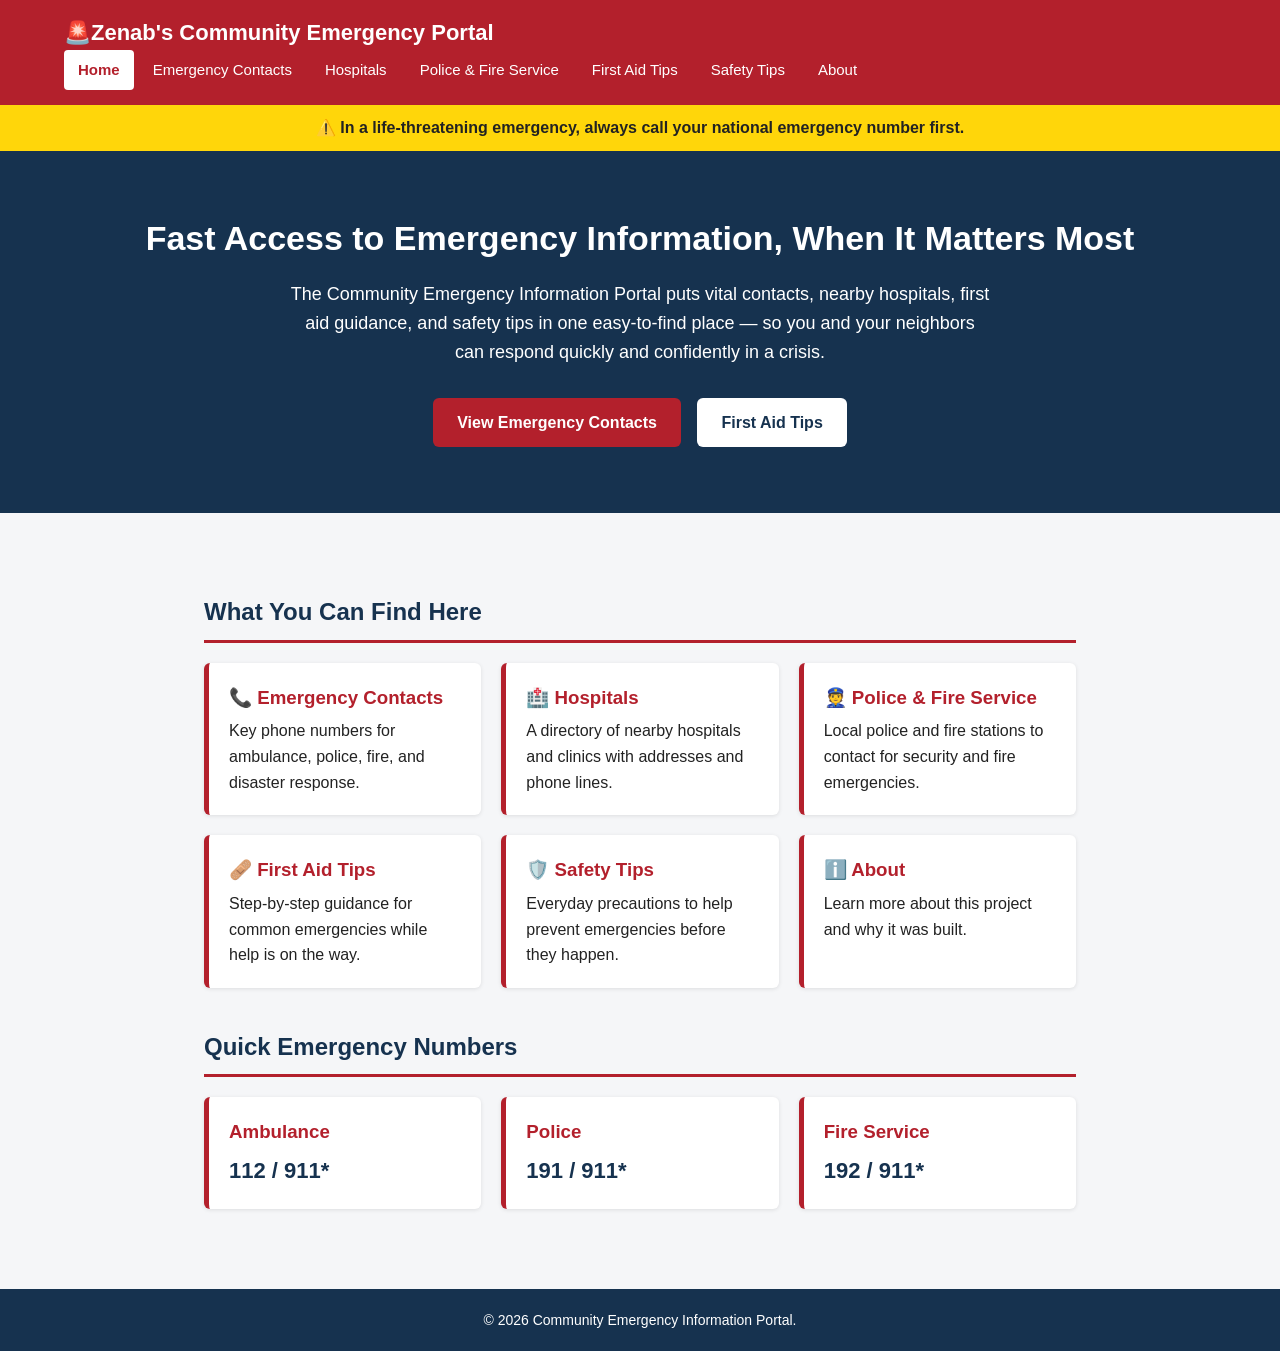
<file: index.html>
<!DOCTYPE html>
<html lang="en">
<head>
  <meta charset="UTF-8">
  <meta name="viewport" content="width=device-width, initial-scale=1.0">
  <title>Zenab's Home | Community Emergency Information Portal</title>
  <link rel="stylesheet" href="style.css">
</head>
<body>

  <header>
    <div class="logo">🚨Zenab's Community Emergency Portal</div>
    <nav>
      <ul>
        <li><a href="index.html" class="active">Home</a></li>
        <li><a href="emergency-contacts.html">Emergency Contacts</a></li>
        <li><a href="hospitals.html">Hospitals</a></li>
        <li><a href="police-fire.html">Police &amp; Fire Service</a></li>
        <li><a href="first-aid.html">First Aid Tips</a></li>
        <li><a href="safety-tips.html">Safety Tips</a></li>
        <li><a href="about.html">About</a></li>
      </ul>
    </nav>
  </header>

  <div class="alert-banner">
    ⚠️ In a life-threatening emergency, always call your national emergency number first.
  </div>

  <section class="hero">
    <h1>Fast Access to Emergency Information, When It Matters Most</h1>
    <p>
      The Community Emergency Information Portal puts vital contacts, nearby hospitals,
      first aid guidance, and safety tips in one easy-to-find place — so you and your
      neighbors can respond quickly and confidently in a crisis.
    </p>
    <a href="emergency-contacts.html" class="btn">View Emergency Contacts</a>
    <a href="first-aid.html" class="btn secondary">First Aid Tips</a>
  </section>

  <main>
    <section>
      <h2>What You Can Find Here</h2>
      <div class="card-grid">
        <div class="card">
          <h3>📞 Emergency Contacts</h3>
          <p>Key phone numbers for ambulance, police, fire, and disaster response.</p>
        </div>
        <div class="card">
          <h3>🏥 Hospitals</h3>
          <p>A directory of nearby hospitals and clinics with addresses and phone lines.</p>
        </div>
        <div class="card">
          <h3>👮 Police &amp; Fire Service</h3>
          <p>Local police and fire stations to contact for security and fire emergencies.</p>
        </div>
        <div class="card">
          <h3>🩹 First Aid Tips</h3>
          <p>Step-by-step guidance for common emergencies while help is on the way.</p>
        </div>
        <div class="card">
          <h3>🛡️ Safety Tips</h3>
          <p>Everyday precautions to help prevent emergencies before they happen.</p>
        </div>
        <div class="card">
          <h3>ℹ️ About</h3>
          <p>Learn more about this project and why it was built.</p>
        </div>
      </div>
    </section>

    <section>
      <h2>Quick Emergency Numbers</h2>
      <div class="card-grid">
        <div class="card">
          <h3>Ambulance</h3>
          <p class="number">112 / 911*</p>
        </div>
        <div class="card">
          <h3>Police</h3>
          <p class="number">191 / 911*</p>
        </div>
        <div class="card">
          <h3>Fire Service</h3>
          <p class="number">192 / 911*</p>
        </div>
      </div>
      
    </section>
  </main>

  <footer>
    <p>&copy; 2026 Community Emergency Information Portal.</p>
  </footer>

</body>
</html>
</file>
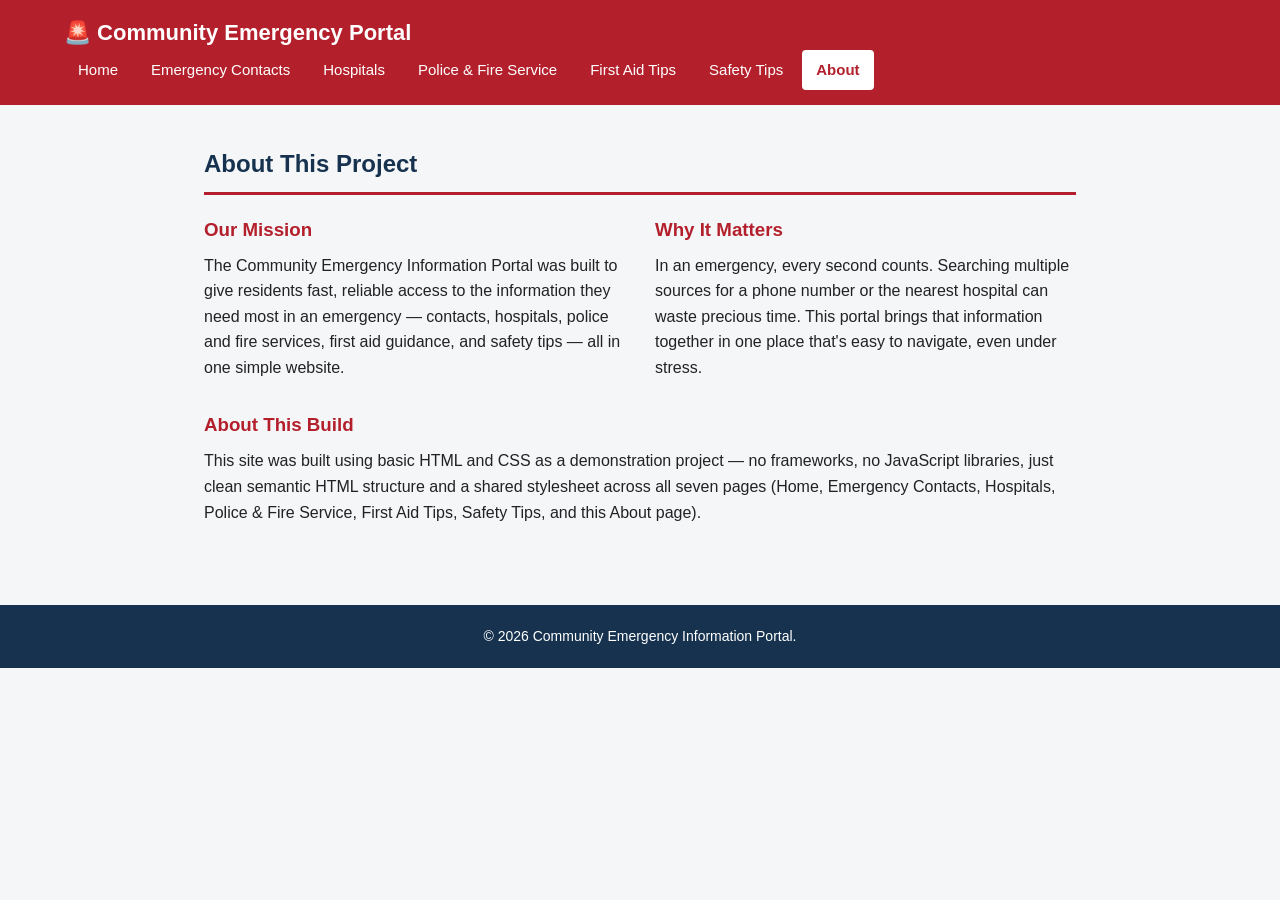
<file: about.html>
<!DOCTYPE html>
<html lang="en">
<head>
  <meta charset="UTF-8">
  <meta name="viewport" content="width=device-width, initial-scale=1.0">
  <title>About | Community Emergency Information Portal</title>
  <link rel="stylesheet" href="style.css">
</head>
<body>

  <header>
    <div class="logo">🚨 Community Emergency Portal</div>
    <nav>
      <ul>
        <li><a href="index.html">Home</a></li>
        <li><a href="emergency-contacts.html">Emergency Contacts</a></li>
        <li><a href="hospitals.html">Hospitals</a></li>
        <li><a href="police-fire.html">Police &amp; Fire Service</a></li>
        <li><a href="first-aid.html">First Aid Tips</a></li>
        <li><a href="safety-tips.html">Safety Tips</a></li>
        <li><a href="about.html" class="active">About</a></li>
      </ul>
    </nav>
  </header>

  <main>
    <section>
      <h2>About This Project</h2>
      <div class="about-grid">
        <div>
          <h3>Our Mission</h3>
          <p>
            The Community Emergency Information Portal was built to give residents fast,
            reliable access to the information they need most in an emergency — contacts,
            hospitals, police and fire services, first aid guidance, and safety tips —
            all in one simple website.
          </p>
        </div>
        <div>
          <h3>Why It Matters</h3>
          <p>
            In an emergency, every second counts. Searching multiple sources for a phone
            number or the nearest hospital can waste precious time. This portal brings
            that information together in one place that's easy to navigate, even under
            stress.
          </p>
        </div>
      </div>

      <h3 style="margin-top:30px;">About This Build</h3>
      <p>
        This site was built using basic HTML and CSS as a demonstration project — no
        frameworks, no JavaScript libraries, just clean semantic HTML structure and a
        shared stylesheet across all seven pages (Home, Emergency Contacts, Hospitals,
        Police &amp; Fire Service, First Aid Tips, Safety Tips, and this About page).
      </p>

    </section>
  </main>

  <footer>
    <p>&copy; 2026 Community Emergency Information Portal.</p>
  </footer>

</body>
</html>
</file>
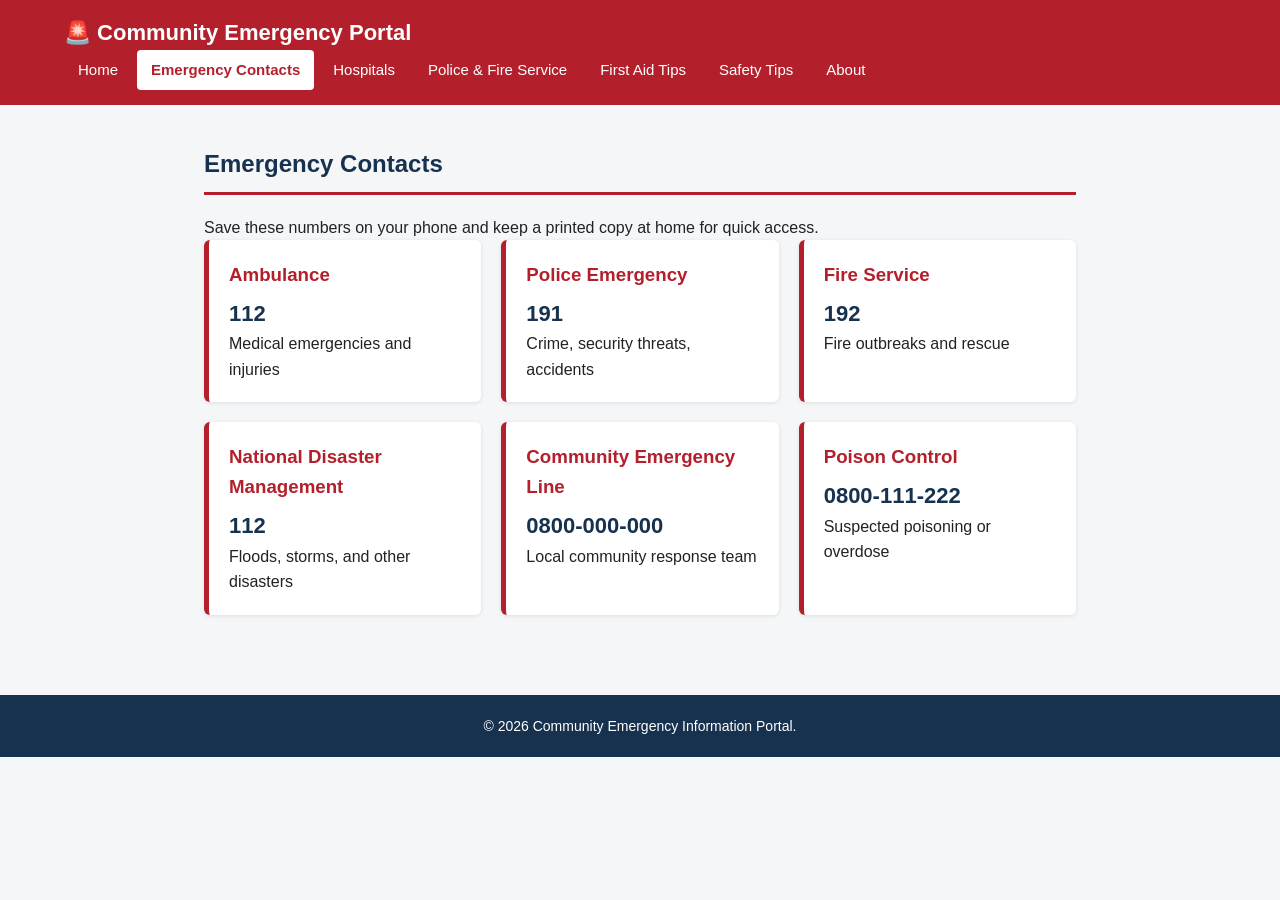
<file: emergency-contacts.html>
<!DOCTYPE html>
<html lang="en">
<head>
  <meta charset="UTF-8">
  <meta name="viewport" content="width=device-width, initial-scale=1.0">
  <title>Emergency Contacts | Community Emergency Information Portal</title>
  <link rel="stylesheet" href="style.css">
</head>
<body>

  <header>
    <div class="logo">🚨 Community Emergency Portal</div>
    <nav>
      <ul>
        <li><a href="index.html">Home</a></li>
        <li><a href="emergency-contacts.html" class="active">Emergency Contacts</a></li>
        <li><a href="hospitals.html">Hospitals</a></li>
        <li><a href="police-fire.html">Police &amp; Fire Service</a></li>
        <li><a href="first-aid.html">First Aid Tips</a></li>
        <li><a href="safety-tips.html">Safety Tips</a></li>
        <li><a href="about.html">About</a></li>
      </ul>
    </nav>
  </header>

  <main>
    <section>
      <h2>Emergency Contacts</h2>
      <p>Save these numbers on your phone and keep a printed copy at home for quick access.</p>

      <div class="card-grid">
        <div class="card">
          <h3>Ambulance</h3>
          <p class="number">112</p>
          <p>Medical emergencies and injuries</p>
        </div>
        <div class="card">
          <h3>Police Emergency</h3>
          <p class="number">191</p>
          <p>Crime, security threats, accidents</p>
        </div>
        <div class="card">
          <h3>Fire Service</h3>
          <p class="number">192</p>
          <p>Fire outbreaks and rescue</p>
        </div>
        <div class="card">
          <h3>National Disaster Management</h3>
          <p class="number">112</p>
          <p>Floods, storms, and other disasters</p>
        </div>
        <div class="card">
          <h3>Community Emergency Line</h3>
          <p class="number">0800-000-000</p>
          <p>Local community response team</p>
        </div>
        <div class="card">
          <h3>Poison Control</h3>
          <p class="number">0800-111-222</p>
          <p>Suspected poisoning or overdose</p>
        </div>
      </div>

      
    </section>
  </main>

  <footer>
    <p>&copy; 2026 Community Emergency Information Portal.</p>
  </footer>

</body>
</html>
</file>
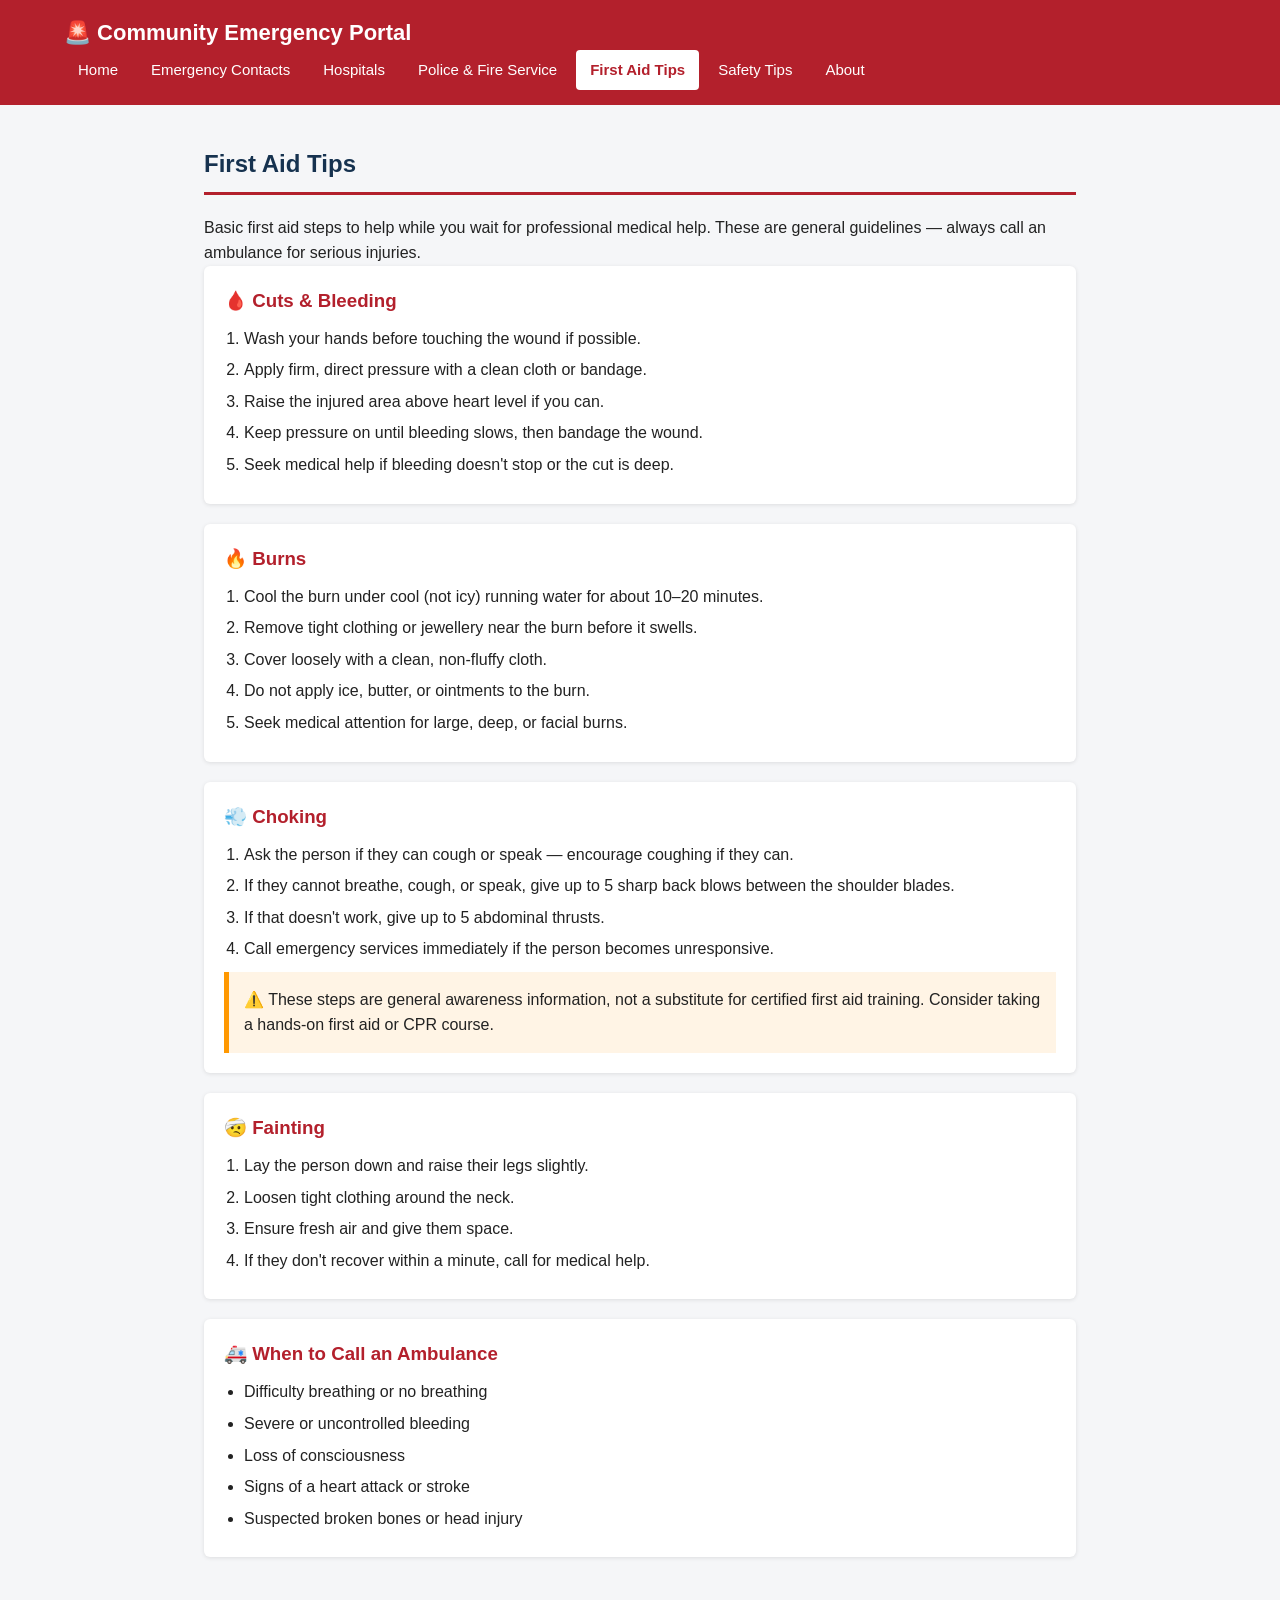
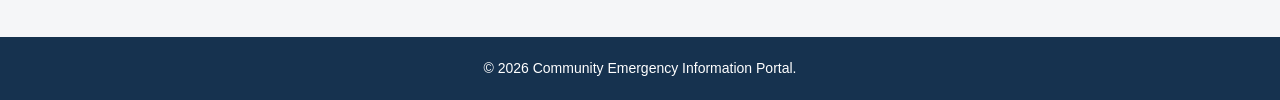
<file: first-aid.html>
<!DOCTYPE html>
<html lang="en">
<head>
  <meta charset="UTF-8">
  <meta name="viewport" content="width=device-width, initial-scale=1.0">
  <title>First Aid Tips | Community Emergency Information Portal</title>
  <link rel="stylesheet" href="style.css">
</head>
<body>

  <header>
    <div class="logo">🚨 Community Emergency Portal</div>
    <nav>
      <ul>
        <li><a href="index.html">Home</a></li>
        <li><a href="emergency-contacts.html">Emergency Contacts</a></li>
        <li><a href="hospitals.html">Hospitals</a></li>
        <li><a href="police-fire.html">Police &amp; Fire Service</a></li>
        <li><a href="first-aid.html" class="active">First Aid Tips</a></li>
        <li><a href="safety-tips.html">Safety Tips</a></li>
        <li><a href="about.html">About</a></li>
      </ul>
    </nav>
  </header>

  <main>
    <section>
      <h2>First Aid Tips</h2>
      <p>Basic first aid steps to help while you wait for professional medical help. These are general guidelines — always call an ambulance for serious injuries.</p>

      <div class="tip-box">
        <h3>🩸 Cuts &amp; Bleeding</h3>
        <ol>
          <li>Wash your hands before touching the wound if possible.</li>
          <li>Apply firm, direct pressure with a clean cloth or bandage.</li>
          <li>Raise the injured area above heart level if you can.</li>
          <li>Keep pressure on until bleeding slows, then bandage the wound.</li>
          <li>Seek medical help if bleeding doesn't stop or the cut is deep.</li>
        </ol>
      </div>

      <div class="tip-box">
        <h3>🔥 Burns</h3>
        <ol>
          <li>Cool the burn under cool (not icy) running water for about 10–20 minutes.</li>
          <li>Remove tight clothing or jewellery near the burn before it swells.</li>
          <li>Cover loosely with a clean, non-fluffy cloth.</li>
          <li>Do not apply ice, butter, or ointments to the burn.</li>
          <li>Seek medical attention for large, deep, or facial burns.</li>
        </ol>
      </div>

      <div class="tip-box">
        <h3>💨 Choking</h3>
        <ol>
          <li>Ask the person if they can cough or speak — encourage coughing if they can.</li>
          <li>If they cannot breathe, cough, or speak, give up to 5 sharp back blows between the shoulder blades.</li>
          <li>If that doesn't work, give up to 5 abdominal thrusts.</li>
          <li>Call emergency services immediately if the person becomes unresponsive.</li>
        </ol>
        <div class="warning">
          ⚠️ These steps are general awareness information, not a substitute for certified first aid training. Consider taking a hands-on first aid or CPR course.
        </div>
      </div>

      <div class="tip-box">
        <h3>🤕 Fainting</h3>
        <ol>
          <li>Lay the person down and raise their legs slightly.</li>
          <li>Loosen tight clothing around the neck.</li>
          <li>Ensure fresh air and give them space.</li>
          <li>If they don't recover within a minute, call for medical help.</li>
        </ol>
      </div>

      <div class="tip-box">
        <h3>🚑 When to Call an Ambulance</h3>
        <ul>
          <li>Difficulty breathing or no breathing</li>
          <li>Severe or uncontrolled bleeding</li>
          <li>Loss of consciousness</li>
          <li>Signs of a heart attack or stroke</li>
          <li>Suspected broken bones or head injury</li>
        </ul>
      </div>
    </section>
  </main>

  <footer>
    <p>&copy; 2026 Community Emergency Information Portal.</p>
  </footer>

</body>
</html>
</file>
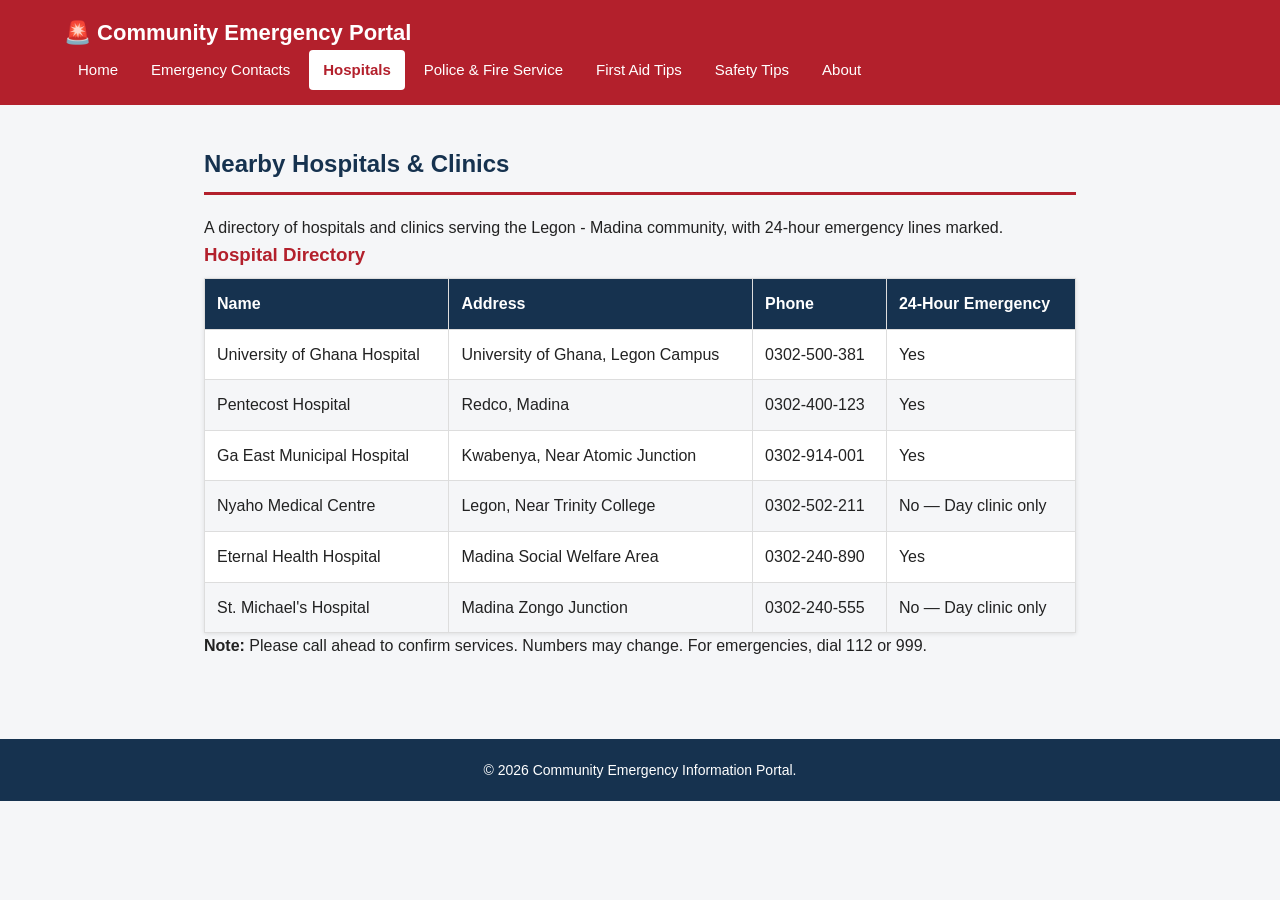
<file: hospitals.html>
<!DOCTYPE html>
<html lang="en">
<head>
  <meta charset="UTF-8">
  <meta name="viewport" content="width=device-width, initial-scale=1.0">
  <title>Hospitals | Community Emergency Information Portal</title>
  <link rel="stylesheet" href="style.css">
</head>
<body>

  <header>
    <div class="logo">🚨 Community Emergency Portal</div>
    <nav>
      <ul>
        <li><a href="index.html">Home</a></li>
        <li><a href="emergency-contacts.html">Emergency Contacts</a></li>
        <li><a href="hospitals.html" class="active">Hospitals</a></li>
        <li><a href="police-fire.html">Police &amp; Fire Service</a></li>
        <li><a href="first-aid.html">First Aid Tips</a></li>
        <li><a href="safety-tips.html">Safety Tips</a></li>
        <li><a href="about.html">About</a></li>
      </ul>
    </nav>
  </header>

  <main> 
   <section class="hospital-directory">
  <h2>Nearby Hospitals & Clinics</h2>
  <p>A directory of hospitals and clinics serving the Legon - Madina community, with 24-hour emergency lines marked.</p>
  <h3>Hospital Directory</h3>

  <table>
    <thead>
      <tr>
        <th>Name</th>
        <th>Address</th>
        <th>Phone</th>
        <th>24-Hour Emergency</th>
      </tr>
    </thead>
    <tbody>
      <tr>
        <td>University of Ghana Hospital</td>
        <td>University of Ghana, Legon Campus</td>
        <td>0302-500-381</td>
        <td>Yes</td>
      </tr>
      <tr>
        <td>Pentecost Hospital</td>
        <td>Redco, Madina</td>
        <td>0302-400-123</td>
        <td>Yes</td>
      </tr>
      <tr>
        <td>Ga East Municipal Hospital</td>
        <td>Kwabenya, Near Atomic Junction</td>
        <td>0302-914-001</td>
        <td>Yes</td>
      </tr>
      <tr>
        <td>Nyaho Medical Centre</td>
        <td>Legon, Near Trinity College</td>
        <td>0302-502-211</td>
        <td>No — Day clinic only</td>
      </tr>
      <tr>
        <td>Eternal Health Hospital</td>
        <td>Madina Social Welfare Area</td>
        <td>0302-240-890</td>
        <td>Yes</td>
      </tr>
      <tr>
        <td>St. Michael's Hospital</td>
        <td>Madina Zongo Junction</td>
        <td>0302-240-555</td>
        <td>No — Day clinic only</td>
      </tr>
    </tbody>
  </table>

  <p class="note"><strong>Note:</strong> Please call ahead to confirm services. Numbers may change. For emergencies, dial 112 or 999.</p>
</section>
  </main>

  <footer>
    <p>&copy; 2026 Community Emergency Information Portal.</p>
  </footer>

</body>
</html>
</file>
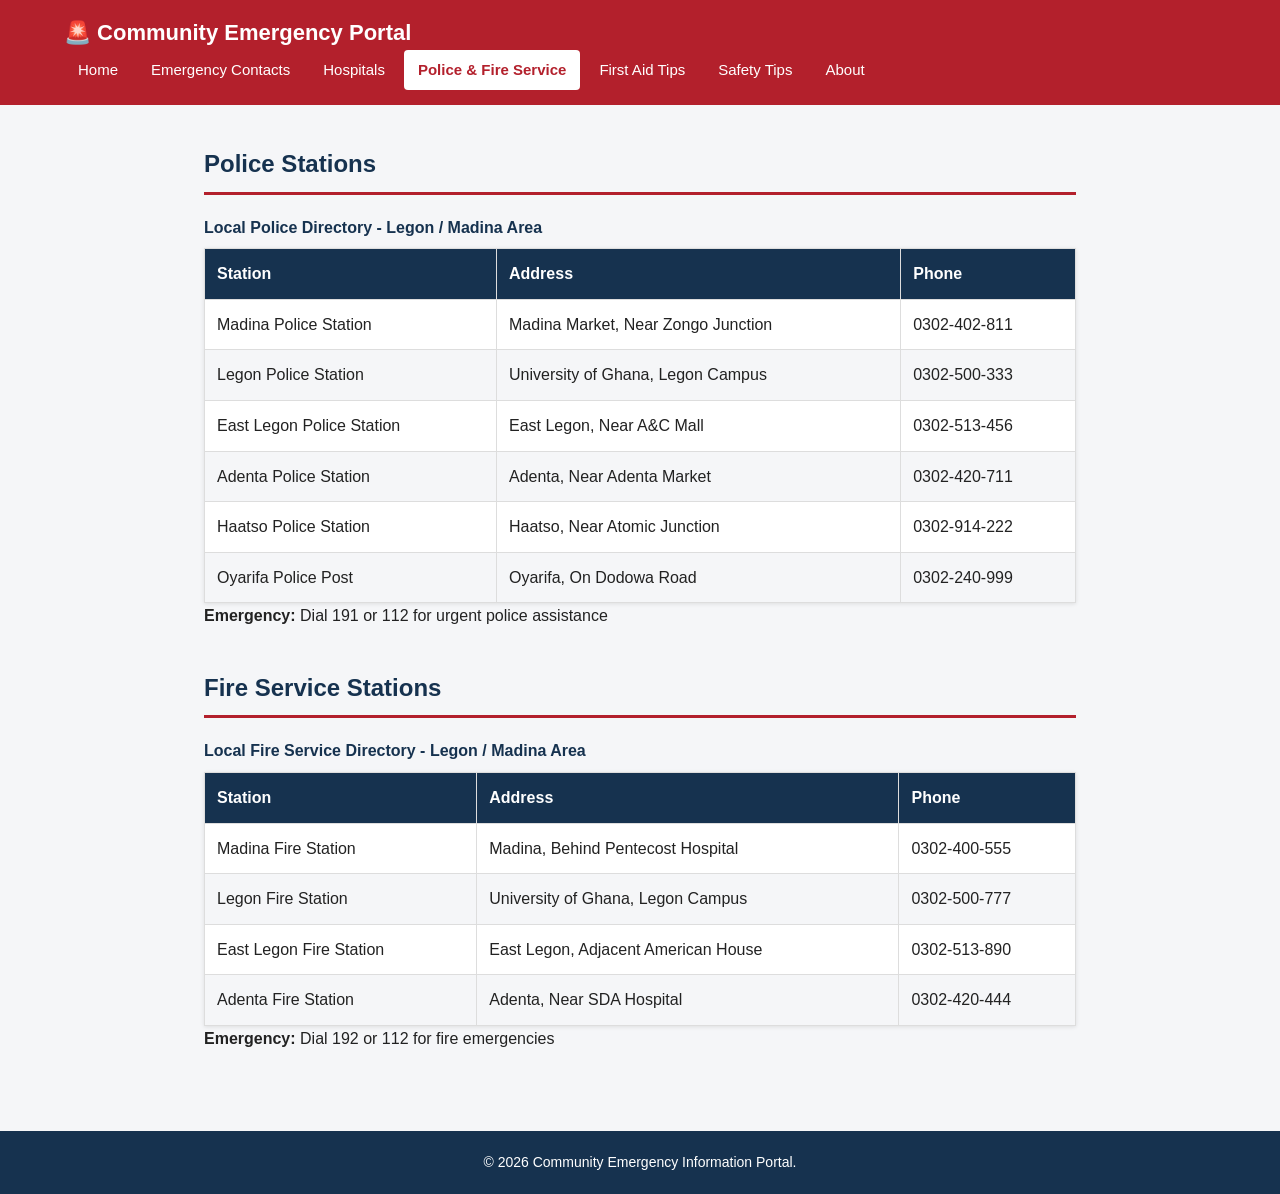
<file: police-fire.html>
<!DOCTYPE html>
<html lang="en">
<head>
  <meta charset="UTF-8">
  <meta name="viewport" content="width=device-width, initial-scale=1.0">
  <title>Police & Fire Service | Community Emergency Information Portal</title>
  <link rel="stylesheet" href="style.css">
</head>
<body>

  <header>
    <div class="logo">🚨 Community Emergency Portal</div>
    <nav>
      <ul>
        <li><a href="index.html">Home</a></li>
        <li><a href="emergency-contacts.html">Emergency Contacts</a></li>
        <li><a href="hospitals.html">Hospitals</a></li>
        <li><a href="police-fire.html" class="active">Police &amp; Fire Service</a></li>
        <li><a href="first-aid.html">First Aid Tips</a></li>
        <li><a href="safety-tips.html">Safety Tips</a></li>
        <li><a href="about.html">About</a></li>
      </ul>
    </nav>
  </header>

  <main>
  <section>
    <h2>Police Stations</h2>
    <table>
      <caption>Local Police Directory - Legon / Madina Area</caption>
      <thead>
        <tr>
          <th>Station</th>
          <th>Address</th>
          <th>Phone</th>
        </tr>
      </thead>
      <tbody>
        <tr>
          <td>Madina Police Station</td>
          <td>Madina Market, Near Zongo Junction</td>
          <td>0302-402-811</td>
        </tr>
        <tr>
          <td>Legon Police Station</td>
          <td>University of Ghana, Legon Campus</td>
          <td>0302-500-333</td>
        </tr>
        <tr>
          <td>East Legon Police Station</td>
          <td>East Legon, Near A&C Mall</td>
          <td>0302-513-456</td>
        </tr>
        <tr>
          <td>Adenta Police Station</td>
          <td>Adenta, Near Adenta Market</td>
          <td>0302-420-711</td>
        </tr>
        <tr>
          <td>Haatso Police Station</td>
          <td>Haatso, Near Atomic Junction</td>
          <td>0302-914-222</td>
        </tr>
        <tr>
          <td>Oyarifa Police Post</td>
          <td>Oyarifa, On Dodowa Road</td>
          <td>0302-240-999</td>
        </tr>
      </tbody>
    </table>
    <p><strong>Emergency:</strong> Dial 191 or 112 for urgent police assistance</p>
  </section>

  <section>
    <h2>Fire Service Stations</h2>
    <table>
      <caption>Local Fire Service Directory - Legon / Madina Area</caption>
      <thead>
        <tr>
          <th>Station</th>
          <th>Address</th>
          <th>Phone</th>
        </tr>
      </thead>
      <tbody>
        <tr>
          <td>Madina Fire Station</td>
          <td>Madina, Behind Pentecost Hospital</td>
          <td>0302-400-555</td>
        </tr>
        <tr>
          <td>Legon Fire Station</td>
          <td>University of Ghana, Legon Campus</td>
          <td>0302-500-777</td>
        </tr>
        <tr>
          <td>East Legon Fire Station</td>
          <td>East Legon, Adjacent American House</td>
          <td>0302-513-890</td>
        </tr>
        <tr>
          <td>Adenta Fire Station</td>
          <td>Adenta, Near SDA Hospital</td>
          <td>0302-420-444</td>
        </tr>
      </tbody>
    </table>
    <p><strong>Emergency:</strong> Dial 192 or 112 for fire emergencies</p>
  </section>
</main>

  <footer>
    <p>&copy; 2026 Community Emergency Information Portal.</p>
  </footer>

</body>
</html>
</file>
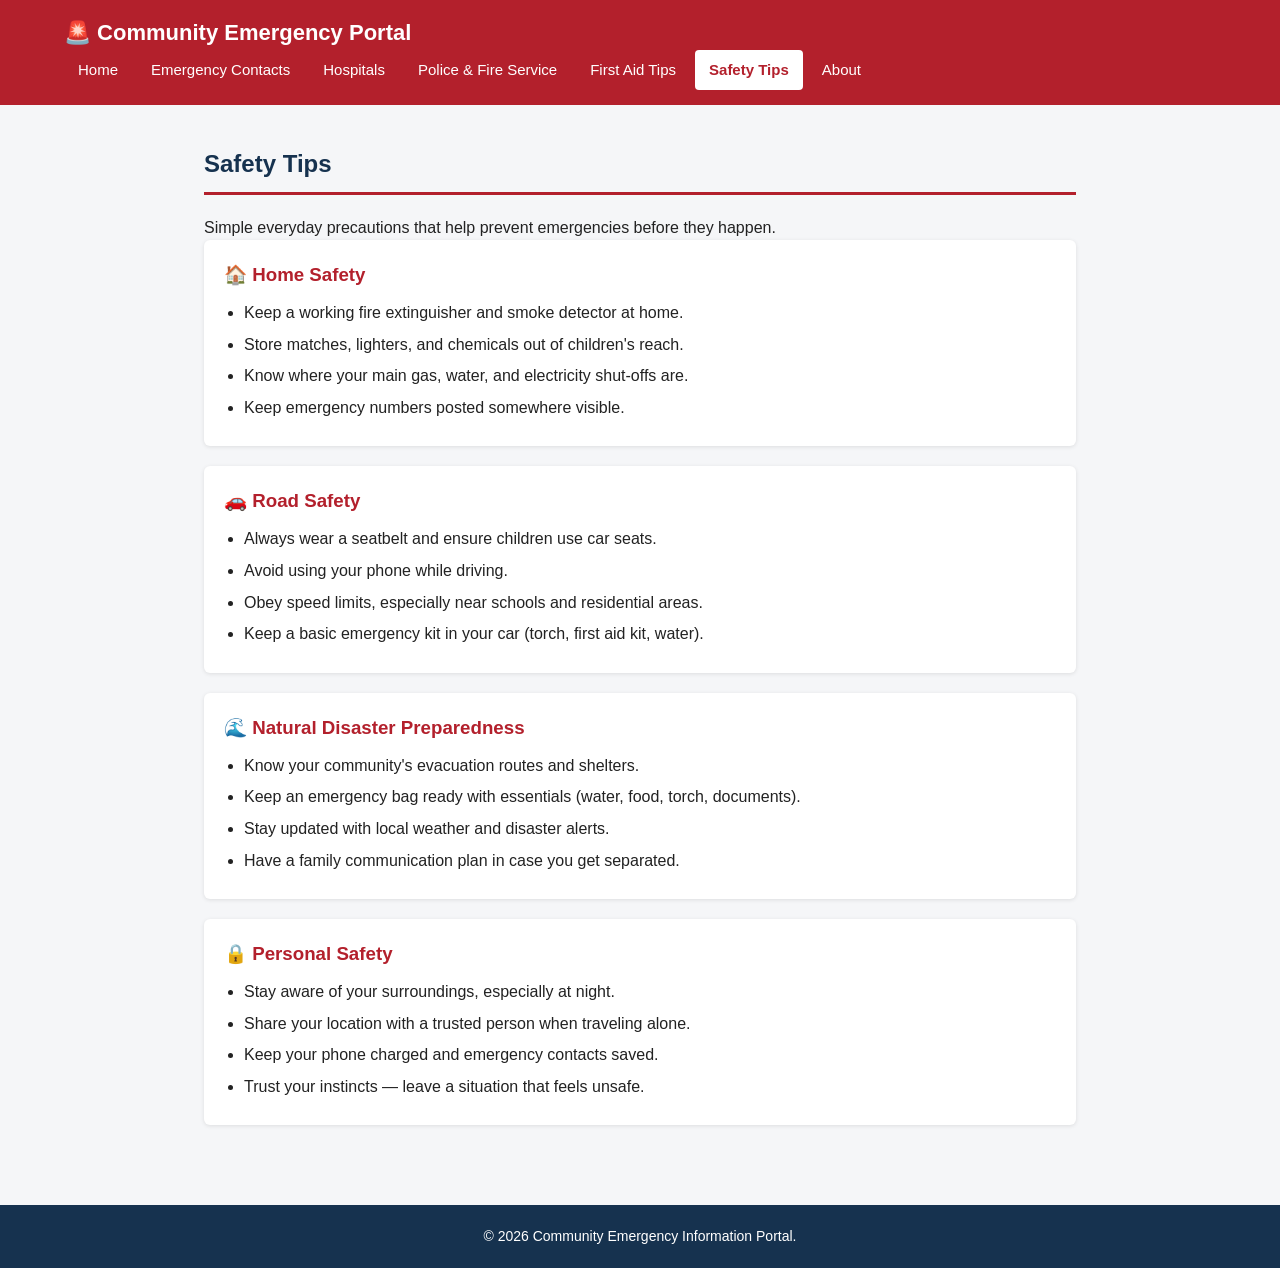
<file: safety-tips.html>
<!DOCTYPE html>
<html lang="en">
<head>
  <meta charset="UTF-8">
  <meta name="viewport" content="width=device-width, initial-scale=1.0">
  <title>Safety Tips | Community Emergency Information Portal</title>
  <link rel="stylesheet" href="style.css">
</head>
<body>

  <header>
    <div class="logo">🚨 Community Emergency Portal</div>
    <nav>
      <ul>
        <li><a href="index.html">Home</a></li>
        <li><a href="emergency-contacts.html">Emergency Contacts</a></li>
        <li><a href="hospitals.html">Hospitals</a></li>
        <li><a href="police-fire.html">Police &amp; Fire Service</a></li>
        <li><a href="first-aid.html">First Aid Tips</a></li>
        <li><a href="safety-tips.html" class="active">Safety Tips</a></li>
        <li><a href="about.html">About</a></li>
      </ul>
    </nav>
  </header>

  <main>
    <section>
      <h2>Safety Tips</h2>
      <p>Simple everyday precautions that help prevent emergencies before they happen.</p>

      <div class="tip-box">
        <h3>🏠 Home Safety</h3>
        <ul>
          <li>Keep a working fire extinguisher and smoke detector at home.</li>
          <li>Store matches, lighters, and chemicals out of children's reach.</li>
          <li>Know where your main gas, water, and electricity shut-offs are.</li>
          <li>Keep emergency numbers posted somewhere visible.</li>
        </ul>
      </div>

      <div class="tip-box">
        <h3>🚗 Road Safety</h3>
        <ul>
          <li>Always wear a seatbelt and ensure children use car seats.</li>
          <li>Avoid using your phone while driving.</li>
          <li>Obey speed limits, especially near schools and residential areas.</li>
          <li>Keep a basic emergency kit in your car (torch, first aid kit, water).</li>
        </ul>
      </div>

      <div class="tip-box">
        <h3>🌊 Natural Disaster Preparedness</h3>
        <ul>
          <li>Know your community's evacuation routes and shelters.</li>
          <li>Keep an emergency bag ready with essentials (water, food, torch, documents).</li>
          <li>Stay updated with local weather and disaster alerts.</li>
          <li>Have a family communication plan in case you get separated.</li>
        </ul>
      </div>

      <div class="tip-box">
        <h3>🔒 Personal Safety</h3>
        <ul>
          <li>Stay aware of your surroundings, especially at night.</li>
          <li>Share your location with a trusted person when traveling alone.</li>
          <li>Keep your phone charged and emergency contacts saved.</li>
          <li>Trust your instincts — leave a situation that feels unsafe.</li>
        </ul>
      </div>
    </section>
  </main>

  <footer>
    <p>&copy; 2026 Community Emergency Information Portal.</p>
  </footer>

</body>
</html>
</file>
<file: style.css>
/* ===== Community Emergency Information Portal ===== */
/* Basic, plain CSS — no frameworks, easy to read and explain */

* {
  margin: 0;
  padding: 0;
  box-sizing: border-box;
}

body {
  font-family: Arial, Helvetica, sans-serif;
  line-height: 1.6;
  color: #222;
  background-color: #f5f6f8;
}

a {
  text-decoration: none;
  color: inherit;
}

img {
  max-width: 100%;
}

/* ---------- Header & Navigation ---------- */
header {
  background-color: #b3202c; /* emergency red */
  color: #fff;
  padding: 15px 5%;
  display: flex;
  justify-content: space-between;
  align-items: center;
  flex-wrap: wrap;
}

header .logo {
  font-size: 22px;
  font-weight: bold;
  display: flex;
  align-items: center;
  gap: 8px;
}

nav ul {
  list-style: none;
  display: flex;
  flex-wrap: wrap;
  gap: 5px;
}

nav ul li a {
  display: block;
  padding: 8px 14px;
  border-radius: 4px;
  font-size: 15px;
}

nav ul li a:hover,
nav ul li a.active {
  background-color: #fff;
  color: #b3202c;
  font-weight: bold;
}

/* ---------- Hero Section (Home page) ---------- */
.hero {
  background-color: #16324f; /* deep emergency blue */
  color: #fff;
  text-align: center;
  padding: 60px 5%;
}

.hero h1 {
  font-size: 34px;
  margin-bottom: 15px;
}

.hero p {
  font-size: 18px;
  max-width: 700px;
  margin: 0 auto 25px auto;
}

.btn {
  display: inline-block;
  background-color: #b3202c;
  color: #fff;
  padding: 12px 24px;
  border-radius: 6px;
  font-weight: bold;
  margin: 6px;
}

.btn:hover {
  background-color: #8f1922;
}

.btn.secondary {
  background-color: #fff;
  color: #16324f;
}

.btn.secondary:hover {
  background-color: #e2e2e2;
}

/* ---------- Alert Banner ---------- */
.alert-banner {
  background-color: #ffd60a;
  color: #222;
  text-align: center;
  padding: 10px 5%;
  font-weight: bold;
}

/* ---------- Main content wrapper ---------- */
main {
  max-width: 1000px;
  margin: 0 auto;
  padding: 40px 5%;
}

section {
  margin-bottom: 40px;
}

h2 {
  color: #16324f;
  border-bottom: 3px solid #b3202c;
  padding-bottom: 8px;
  margin-bottom: 20px;
}

h3 {
  color: #b3202c;
  margin-bottom: 8px;
}

/* ---------- Cards (used on Home, Contacts, Hospitals etc.) ---------- */
.card-grid {
  display: grid;
  grid-template-columns: repeat(auto-fit, minmax(220px, 1fr));
  gap: 20px;
}

.card {
  background-color: #fff;
  border-left: 5px solid #b3202c;
  border-radius: 6px;
  padding: 20px;
  box-shadow: 0 1px 4px rgba(0, 0, 0, 0.1);
}

.card h3 {
  margin-bottom: 6px;
}

.card .number {
  font-size: 22px;
  font-weight: bold;
  color: #16324f;
}

/* ---------- Tables (Hospitals, Police & Fire) ---------- */
table {
  width: 100%;
  border-collapse: collapse;
  background-color: #fff;
  box-shadow: 0 1px 4px rgba(0, 0, 0, 0.1);
}

table caption {
  text-align: left;
  font-weight: bold;
  color: #16324f;
  margin-bottom: 8px;
}

th, td {
  border: 1px solid #ddd;
  padding: 12px;
  text-align: left;
}

th {
  background-color: #16324f;
  color: #fff;
}

tr:nth-child(even) {
  background-color: #f5f6f8;
}

/* ---------- Tips lists (First Aid, Safety Tips) ---------- */
.tip-box {
  background-color: #fff;
  border-radius: 6px;
  padding: 20px;
  margin-bottom: 20px;
  box-shadow: 0 1px 4px rgba(0, 0, 0, 0.1);
}

.tip-box ol,
.tip-box ul {
  margin-left: 20px;
  margin-top: 10px;
}

.tip-box li {
  margin-bottom: 6px;
}

.warning {
  background-color: #fff4e5;
  border-left: 5px solid #ff9800;
  padding: 15px;
  margin-top: 10px;
}

/* ---------- About page ---------- */
.about-grid {
  display: grid;
  grid-template-columns: 1fr 1fr;
  gap: 30px;
}

@media (max-width: 700px) {
  .about-grid {
    grid-template-columns: 1fr;
  }
  header {
    flex-direction: column;
    align-items: flex-start;
  }
}

/* ---------- Footer ---------- */
footer {
  background-color: #16324f;
  color: #fff;
  text-align: center;
  padding: 20px 5%;
  font-size: 14px;
}

footer a {
  color: #ffd60a;
}
</file>
